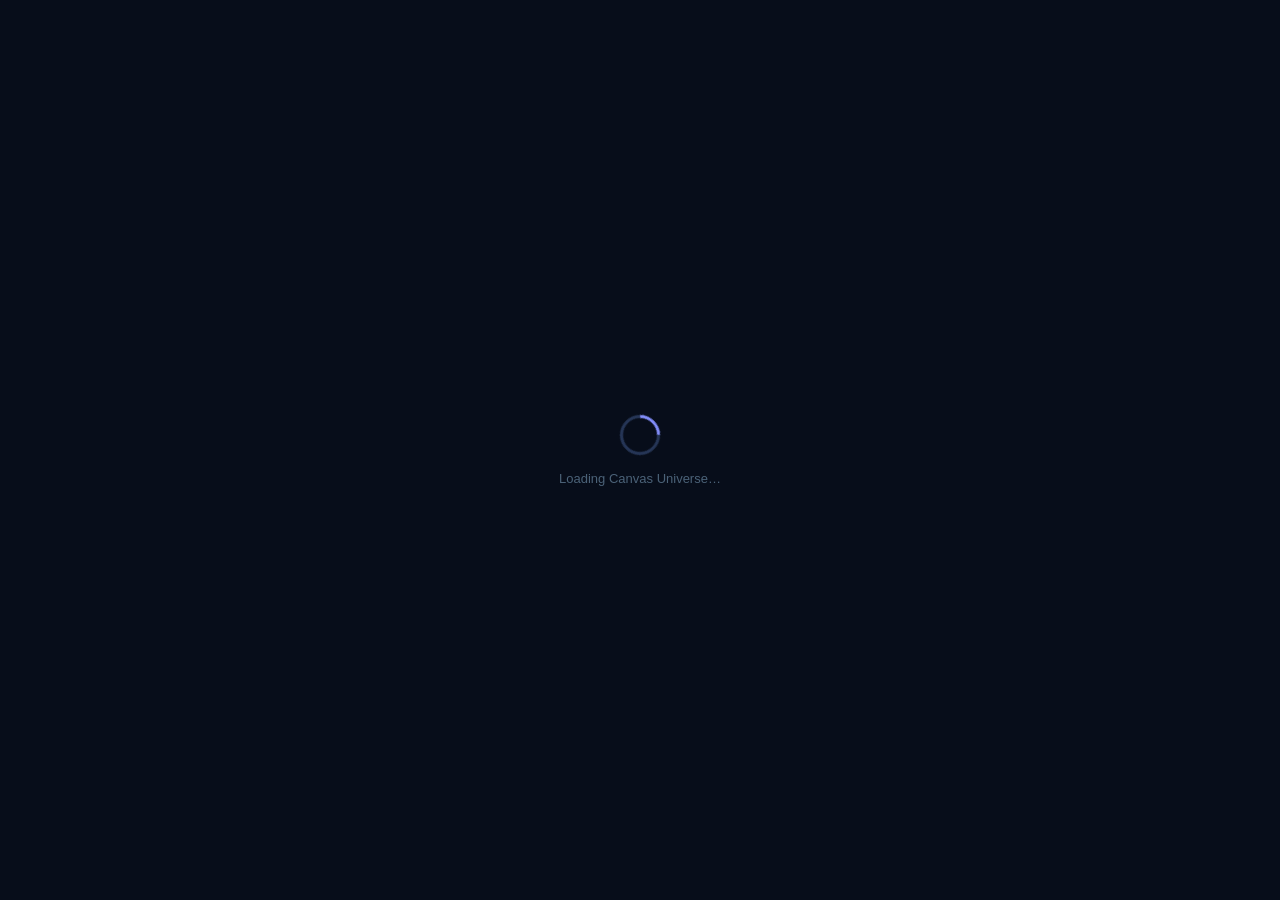
<file: index.html>
<!DOCTYPE html>
<html lang="en">
<head>
  <meta charset="UTF-8" />
  <meta http-equiv="refresh" content="0; url=canvas-visualization/" />
  <title>Canvas — Riverside CC</title>
</head>
<body>
  <p>Redirecting… <a href="canvas-visualization/">click here</a></p>
</body>
</html>
</file>
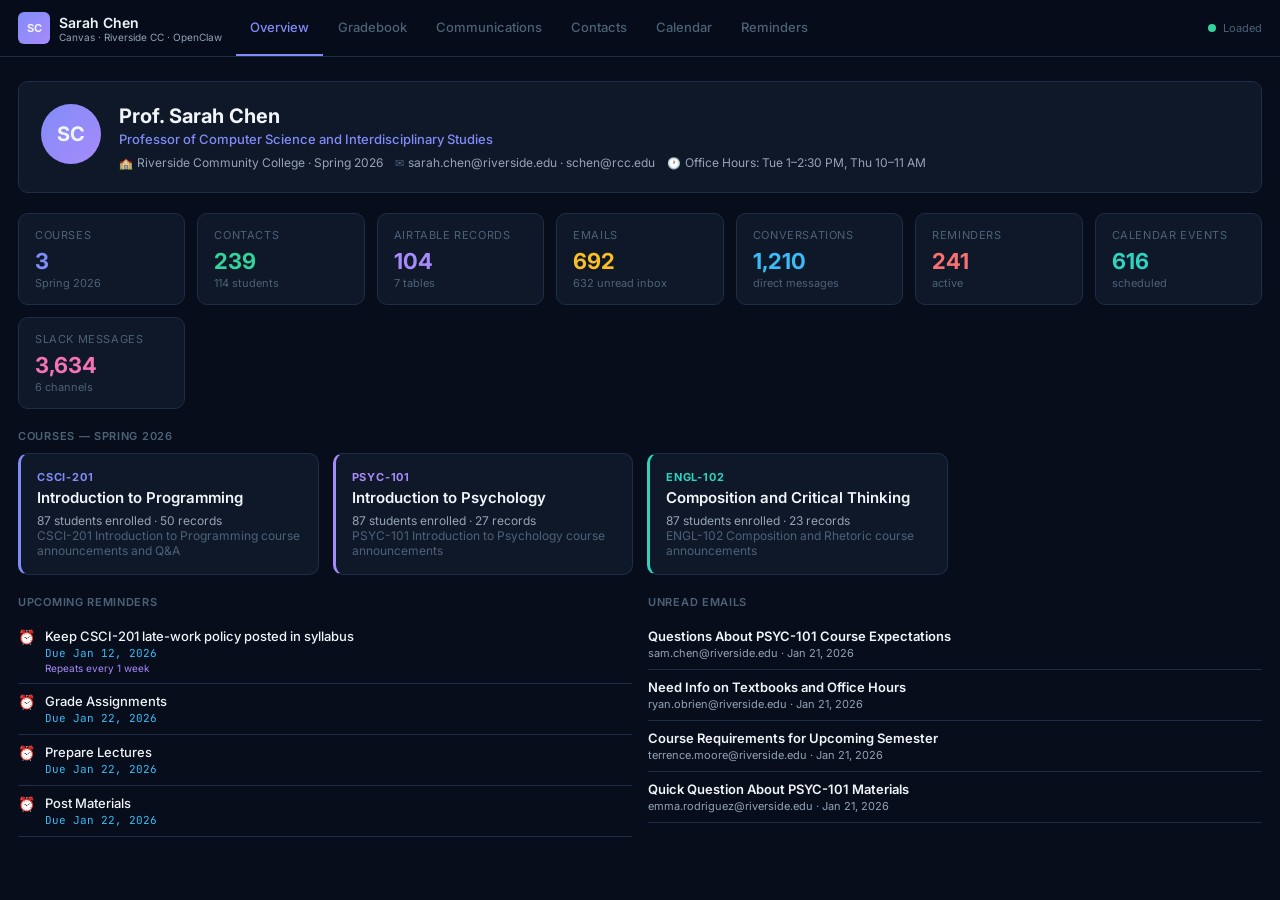
<file: canvas-visualization/index.html>
<!DOCTYPE html>
<html lang="en">
<head>
  <meta charset="UTF-8" />
  <meta name="viewport" content="width=device-width, initial-scale=1.0" />
  <title>Sarah Chen - Canvas - OpenClaw Universe</title>
  <link rel="preconnect" href="https://fonts.googleapis.com" />
  <link href="https://fonts.googleapis.com/css2?family=Inter:wght@300;400;500;600;700&family=JetBrains+Mono:wght@400;500&display=swap" rel="stylesheet" />
  <link rel="stylesheet" href="css/style.css" />
</head>
<body>

  <!-- ══ HEADER ══ -->
  <header class="header">
    <div class="header-inner">
      <div class="brand">
        <div class="brand-logo">SC</div>
        <div class="brand-name">
          <span>Sarah Chen</span>
          <small>Canvas · Riverside CC · OpenClaw</small>
        </div>
      </div>

      <nav class="tabs">
        <button class="tab active" data-tab="overview">Overview</button>
        <button class="tab" data-tab="gradebook">Gradebook</button>
        <button class="tab" data-tab="communications">Communications</button>
        <button class="tab" data-tab="contacts">Contacts</button>
        <button class="tab" data-tab="calendar">Calendar</button>
        <button class="tab" data-tab="reminders">Reminders</button>
      </nav>

      <div class="hdr-right">
        <span class="pulse-dot" id="status-dot"></span>
        <span class="status-text" id="status-text">Loading…</span>
      </div>
    </div>
  </header>

  <!-- ══ MAIN ══ -->
  <main class="main">

    <!-- ── OVERVIEW ── -->
    <section class="page active" id="page-overview">
      <div id="overview-content"></div>
    </section>

    <!-- ── GRADEBOOK ── -->
    <section class="page" id="page-gradebook">
      <div class="page-title">
        <h2>Gradebook</h2>
        <p>Airtable records across all tables — Riverside CC Spring 2026</p>
      </div>
      <div class="explorer-bar">
        <select id="gb-table" class="ex-filter">
          <option value="">All Tables</option>
        </select>
        <input id="gb-search" class="ex-search" type="text" placeholder="Search by student, assignment, course…" />
        <span class="ex-count" id="gb-count"></span>
      </div>
      <div id="gb-list"></div>
      <div class="pagination" id="gb-pag"></div>
    </section>

    <!-- ── COMMUNICATIONS ── -->
    <section class="page" id="page-communications">
      <div class="page-title">
        <h2>Communications</h2>
        <p>Email · Messages · Slack</p>
      </div>
      <div class="sub-tabs">
        <button class="sub-tab active" data-subtab="comm-email">Email</button>
        <button class="sub-tab" data-subtab="comm-messages">Messages</button>
        <button class="sub-tab" data-subtab="comm-slack">Slack</button>
      </div>
      <div id="comm-email" class="sub-page active"></div>
      <div id="comm-messages" class="sub-page"></div>
      <div id="comm-slack" class="sub-page"></div>
    </section>

    <!-- ── CONTACTS ── -->
    <section class="page" id="page-contacts">
      <div class="page-title">
        <h2>Contacts</h2>
        <p>Faculty, students, and staff at Riverside Community College</p>
      </div>
      <div class="explorer-bar">
        <input id="contacts-search" class="ex-search" type="text" placeholder="Search by name, role, or email…" />
        <select id="contacts-role" class="ex-filter">
          <option value="">All Roles</option>
          <option value="faculty">Faculty</option>
          <option value="student">Students</option>
          <option value="staff">Staff</option>
        </select>
        <span class="ex-count" id="contacts-count"></span>
      </div>
      <div id="contacts-list"></div>
    </section>

    <!-- ── CALENDAR ── -->
    <section class="page" id="page-calendar">
      <div class="page-title">
        <h2>Calendar</h2>
        <p>Scheduled events — Spring 2026</p>
      </div>
      <div class="explorer-bar">
        <input id="cal-search" class="ex-search" type="text" placeholder="Search events…" />
        <span class="ex-count" id="cal-count"></span>
      </div>
      <div id="cal-list"></div>
      <div class="pagination" id="cal-pag"></div>
    </section>

    <!-- ── REMINDERS ── -->
    <section class="page" id="page-reminders">
      <div class="page-title">
        <h2>Reminders</h2>
        <p>Task and deadline reminders</p>
      </div>
      <div class="explorer-bar">
        <input id="rem-search" class="ex-search" type="text" placeholder="Search reminders…" />
        <select id="rem-repeat" class="ex-filter">
          <option value="">All</option>
          <option value="repeating">Repeating</option>
          <option value="once">One-time</option>
        </select>
        <span class="ex-count" id="rem-count"></span>
      </div>
      <div id="rem-list"></div>
      <div class="pagination" id="rem-pag"></div>
    </section>

  </main>

  <!-- ══ MODAL ══ -->
  <div id="modal-overlay" class="modal-overlay hidden" onclick="handleModalClick(event)">
    <div class="modal-box" id="modal-box">
      <div class="modal-header">
        <div class="modal-header-left">
          <span class="modal-badge" id="modal-badge"></span>
          <span class="modal-title" id="modal-title"></span>
        </div>
        <button class="modal-close" onclick="closeModal()">✕</button>
      </div>
      <div class="modal-body" id="modal-body"></div>
    </div>
  </div>

  <!-- ══ LOADING ══ -->
  <div id="loading-overlay" class="loading-overlay">
    <div class="loader-box">
      <div class="spinner"></div>
      <p id="load-status">Loading Canvas Universe…</p>
    </div>
  </div>

  <script src="js/overview.js"></script>
  <script src="js/gradebook.js"></script>
  <script src="js/communications.js"></script>
  <script src="js/contacts.js"></script>
  <script src="js/calendar.js"></script>
  <script src="js/reminders.js"></script>
  <script src="js/app.js"></script>
</body>
</html>
</file>
<file: canvas-visualization/css/style.css>
/* ═══════════════════════════════════════════════
   Canvas · Sarah Chen · Riverside CC · OpenClaw
   Academic environment visualizer
═══════════════════════════════════════════════ */

:root {
  --bg:       #070d1a;
  --surface:  #0f1829;
  --surface2: #162035;
  --surface3: #1c2840;
  --border:   #1e2d48;
  --border2:  #253556;

  --indigo:  #818cf8;
  --violet:  #a78bfa;
  --emerald: #34d399;
  --amber:   #fbbf24;
  --rose:    #f87171;
  --sky:     #38bdf8;
  --cyan:    #22d3ee;
  --pink:    #f472b6;
  --orange:  #fb923c;
  --teal:    #2dd4bf;

  --text:  #f1f5f9;
  --text2: #94a3b8;
  --text3: #4b6278;
  --text4: #2e4264;

  --radius:    10px;
  --radius-sm: 6px;
  --font: 'Inter', -apple-system, sans-serif;
  --mono: 'JetBrains Mono', 'Fira Code', monospace;
}

*, *::before, *::after { box-sizing: border-box; margin: 0; padding: 0; }
html { font-size: 14px; scroll-behavior: smooth; }
body { font-family: var(--font); background: var(--bg); color: var(--text); min-height: 100vh; overflow-x: hidden; }
::-webkit-scrollbar { width: 5px; height: 5px; }
::-webkit-scrollbar-track { background: var(--bg); }
::-webkit-scrollbar-thumb { background: var(--border2); border-radius: 3px; }

/* ─── HEADER ─── */
.header {
  position: sticky; top: 0; z-index: 100;
  background: rgba(7,13,26,0.96); backdrop-filter: blur(16px);
  border-bottom: 1px solid var(--border);
}
.header-inner {
  max-width: 1500px; margin: 0 auto; padding: 0 18px;
  height: 56px; display: flex; align-items: center; gap: 14px;
}
.brand { display: flex; align-items: center; gap: 9px; flex-shrink: 0; }
.brand-logo {
  width: 32px; height: 32px;
  background: linear-gradient(135deg, var(--indigo), var(--violet));
  border-radius: var(--radius-sm);
  display: flex; align-items: center; justify-content: center;
  font-weight: 700; font-size: 11px; color: #f1f5f9;
}
.brand-name span { font-weight: 600; font-size: 14px; }
.brand-name small { display: block; font-size: 10px; color: var(--text2); }

/* ─── TABS ─── */
.tabs { display: flex; gap: 1px; flex: 1; overflow-x: auto; }
.tabs::-webkit-scrollbar { height: 0; }
.tab {
  padding: 0 14px; height: 56px;
  background: none; border: none; border-bottom: 2px solid transparent;
  color: var(--text3); font-family: var(--font); font-size: 13px;
  font-weight: 500; cursor: pointer; white-space: nowrap;
  transition: color 0.15s, border-color 0.15s;
}
.tab:hover { color: var(--text2); }
.tab.active { color: var(--indigo); border-bottom-color: var(--indigo); }

/* ─── STATUS ─── */
.hdr-right { display: flex; align-items: center; gap: 7px; flex-shrink: 0; }
.pulse-dot {
  width: 8px; height: 8px; border-radius: 50%;
  background: var(--emerald);
  box-shadow: 0 0 0 0 rgba(52,211,153,0.4);
  animation: pulse 2s infinite;
}
.pulse-dot.loading { background: var(--amber); animation: none; }
@keyframes pulse {
  0%   { box-shadow: 0 0 0 0 rgba(52,211,153,0.4); }
  70%  { box-shadow: 0 0 0 6px rgba(52,211,153,0); }
  100% { box-shadow: 0 0 0 0 rgba(52,211,153,0); }
}
.status-text { font-size: 11px; color: var(--text3); }

/* ─── MAIN / PAGES ─── */
.main { max-width: 1500px; margin: 0 auto; padding: 24px 18px; }
.page { display: none; }
.page.active { display: block; }
.page-title { margin-bottom: 20px; }
.page-title h2 { font-size: 20px; font-weight: 600; margin-bottom: 4px; }
.page-title p { font-size: 12px; color: var(--text2); }

/* ─── SUB-TABS ─── */
.sub-tabs {
  display: flex; gap: 2px; margin-bottom: 18px;
  background: var(--surface); border: 1px solid var(--border);
  border-radius: var(--radius); padding: 3px; width: fit-content;
}
.sub-tab {
  padding: 6px 14px; border-radius: 7px;
  background: none; border: none;
  color: var(--text3); font-family: var(--font); font-size: 12px;
  font-weight: 500; cursor: pointer; transition: background 0.15s, color 0.15s;
}
.sub-tab:hover { color: var(--text2); }
.sub-tab.active { background: var(--surface3); color: var(--indigo); }
.sub-page { display: none; }
.sub-page.active { display: block; }

/* ─── EXPLORER BAR ─── */
.explorer-bar {
  display: flex; align-items: center; gap: 8px;
  margin-bottom: 14px; flex-wrap: wrap;
}
.ex-search {
  flex: 1; min-width: 220px; max-width: 380px;
  padding: 7px 11px; background: var(--surface2);
  border: 1px solid var(--border2); border-radius: var(--radius-sm);
  color: var(--text); font-family: var(--font); font-size: 12px; outline: none;
}
.ex-search:focus { border-color: var(--indigo); }
.ex-search::placeholder { color: var(--text3); }
.ex-filter {
  padding: 7px 10px; background: var(--surface2);
  border: 1px solid var(--border2); border-radius: var(--radius-sm);
  color: var(--text2); font-family: var(--font); font-size: 12px; outline: none; cursor: pointer;
}
.ex-filter:focus { border-color: var(--indigo); }
.ex-count { font-size: 11px; color: var(--text3); margin-left: 4px; }

/* ─── CARDS ─── */
.card {
  background: var(--surface); border: 1px solid var(--border);
  border-radius: var(--radius); padding: 18px;
}
.card h4 { font-size: 13px; font-weight: 600; color: var(--text2); margin-bottom: 12px; }

/* ─── OVERVIEW ─── */
.profile-card {
  background: var(--surface); border: 1px solid var(--border);
  border-radius: var(--radius); padding: 22px;
  display: flex; align-items: flex-start; gap: 18px; margin-bottom: 20px;
}
.profile-avatar {
  width: 60px; height: 60px; flex-shrink: 0;
  background: linear-gradient(135deg, var(--indigo), var(--violet));
  border-radius: 50%; display: flex; align-items: center;
  justify-content: center; font-size: 20px; font-weight: 700; color: #f1f5f9;
}
.profile-name { font-size: 20px; font-weight: 700; margin-bottom: 3px; }
.profile-title { font-size: 13px; color: var(--indigo); font-weight: 500; margin-bottom: 8px; }
.profile-meta { display: flex; flex-wrap: wrap; gap: 12px; }
.profile-meta-item { font-size: 12px; color: var(--text2); display: flex; align-items: center; gap: 4px; }
.profile-meta-item .icon { color: var(--text3); font-size: 11px; }

.kpi-row { display: grid; grid-template-columns: repeat(auto-fill, minmax(160px, 1fr)); gap: 12px; margin-bottom: 20px; }
.kpi-tile {
  background: var(--surface); border: 1px solid var(--border);
  border-radius: var(--radius); padding: 14px 16px;
}
.kpi-label { font-size: 11px; color: var(--text3); text-transform: uppercase; letter-spacing: 0.6px; margin-bottom: 6px; }
.kpi-value { font-size: 22px; font-weight: 700; }
.kpi-sub { font-size: 11px; color: var(--text3); margin-top: 2px; }

.course-cards { display: grid; grid-template-columns: repeat(auto-fill, minmax(280px, 1fr)); gap: 14px; margin-bottom: 20px; }
.course-card {
  background: var(--surface); border: 1px solid var(--border);
  border-left: 3px solid var(--indigo);
  border-radius: var(--radius); padding: 16px;
}
.course-card.psyc { border-left-color: var(--violet); }
.course-card.engl { border-left-color: var(--teal); }
.course-code { font-size: 11px; font-weight: 700; text-transform: uppercase; letter-spacing: 0.8px; color: var(--indigo); margin-bottom: 4px; }
.course-card.psyc .course-code { color: var(--violet); }
.course-card.engl .course-code { color: var(--teal); }
.course-title { font-size: 15px; font-weight: 600; margin-bottom: 6px; }
.course-meta { font-size: 12px; color: var(--text2); }

/* ─── TABLES ─── */
.table-wrap { overflow-x: auto; }
table { width: 100%; border-collapse: collapse; font-size: 13px; }
thead th {
  text-align: left; padding: 9px 12px;
  font-size: 10px; font-weight: 600; text-transform: uppercase;
  letter-spacing: 0.6px; color: var(--text3);
  border-bottom: 1px solid var(--border); white-space: nowrap;
}
tbody tr { border-bottom: 1px solid var(--border); cursor: pointer; transition: background 0.1s; }
tbody tr:hover { background: var(--surface2); }
tbody tr:last-child { border-bottom: none; }
tbody td { padding: 9px 12px; color: var(--text); }
tbody td.mono { font-family: var(--mono); font-size: 12px; }
tbody td.dim { color: var(--text2); }

/* ─── GRADEBOOK RECORDS ─── */
.gb-record {
  background: var(--surface); border: 1px solid var(--border);
  border-radius: var(--radius); margin-bottom: 10px; overflow: hidden;
}
.gb-record.flag-issue { border-left: 3px solid var(--rose); }
.gb-record.flag-late  { border-left: 3px solid var(--amber); }
.gb-record.flag-ok    { border-left: 3px solid var(--emerald); }
.gb-record.flag-info  { border-left: 3px solid var(--sky); }
.gb-record.flag-policy{ border-left: 3px solid var(--violet); }

.gb-header {
  display: flex; align-items: flex-start; justify-content: space-between;
  padding: 12px 16px; gap: 12px; cursor: pointer;
  transition: background 0.1s;
}
.gb-header:hover { background: var(--surface2); }
.gb-header-left { flex: 1; }
.gb-record-id { font-family: var(--mono); font-size: 10px; color: var(--text3); margin-bottom: 3px; }
.gb-record-title { font-size: 13px; font-weight: 600; margin-bottom: 3px; }
.gb-record-sub { font-size: 12px; color: var(--text2); }
.gb-record-right { display: flex; flex-direction: column; align-items: flex-end; gap: 4px; }
.gb-table-tag {
  font-size: 10px; font-weight: 600; text-transform: uppercase; letter-spacing: 0.5px;
  padding: 2px 8px; border-radius: 20px;
  background: rgba(129,140,248,0.1); color: var(--indigo); border: 1px solid rgba(129,140,248,0.2);
}
.gb-timestamps { font-size: 10px; color: var(--text3); text-align: right; }

.gb-fields { display: none; padding: 0 16px 16px; }
.gb-fields.open { display: block; }
.gb-fields-grid { display: grid; grid-template-columns: 1fr 1fr; gap: 8px 24px; }
.gb-field { padding: 5px 0; border-bottom: 1px solid var(--border); }
.gb-field:last-child { border-bottom: none; }
.gb-field-key { font-size: 10px; font-weight: 600; text-transform: uppercase; letter-spacing: 0.5px; color: var(--text3); margin-bottom: 2px; }
.gb-field-val { font-size: 12px; color: var(--text); line-height: 1.5; word-break: break-word; }
.gb-field-val.mono { font-family: var(--mono); font-size: 11px; }
.gb-field.full { grid-column: 1 / -1; }

/* ─── BADGES ─── */
.badge {
  display: inline-block; padding: 2px 8px; border-radius: 20px;
  font-size: 10px; font-weight: 600; text-transform: uppercase; letter-spacing: 0.4px;
}
.badge-issue      { background: rgba(248,113,113,0.12); color: var(--rose); border: 1px solid rgba(248,113,113,0.2); }
.badge-late       { background: rgba(251,191,36,0.12); color: var(--amber); border: 1px solid rgba(251,191,36,0.2); }
.badge-ok         { background: rgba(52,211,153,0.12); color: var(--emerald); border: 1px solid rgba(52,211,153,0.2); }
.badge-missing    { background: rgba(248,113,113,0.12); color: var(--rose); border: 1px solid rgba(248,113,113,0.2); }
.badge-policy     { background: rgba(167,139,250,0.12); color: var(--violet); border: 1px solid rgba(167,139,250,0.2); }
.badge-info       { background: rgba(56,189,248,0.12); color: var(--sky); border: 1px solid rgba(56,189,248,0.2); }
.badge-submitted  { background: rgba(52,211,153,0.12); color: var(--emerald); border: 1px solid rgba(52,211,153,0.2); }
.badge-inbox      { background: rgba(129,140,248,0.12); color: var(--indigo); border: 1px solid rgba(129,140,248,0.2); }
.badge-sent       { background: rgba(100,116,139,0.1); color: var(--text2); border: 1px solid rgba(100,116,139,0.2); }
.badge-unread     { background: rgba(56,189,248,0.12); color: var(--sky); border: 1px solid rgba(56,189,248,0.2); }
.badge-faculty    { background: rgba(129,140,248,0.12); color: var(--indigo); border: 1px solid rgba(129,140,248,0.2); }
.badge-student    { background: rgba(52,211,153,0.12); color: var(--emerald); border: 1px solid rgba(52,211,153,0.2); }
.badge-staff      { background: rgba(251,191,36,0.12); color: var(--amber); border: 1px solid rgba(251,191,36,0.2); }
.badge-csci       { background: rgba(56,189,248,0.12); color: var(--sky); border: 1px solid rgba(56,189,248,0.2); }
.badge-psyc       { background: rgba(167,139,250,0.12); color: var(--violet); border: 1px solid rgba(167,139,250,0.2); }
.badge-engl       { background: rgba(45,212,191,0.12); color: var(--teal); border: 1px solid rgba(45,212,191,0.2); }

/* ─── EMAIL ─── */
.email-filter-bar { display: flex; gap: 8px; margin-bottom: 14px; flex-wrap: wrap; }
.folder-btn {
  padding: 5px 14px; border-radius: 20px;
  background: var(--surface2); border: 1px solid var(--border2);
  color: var(--text2); font-family: var(--font); font-size: 12px;
  cursor: pointer; font-weight: 500; transition: all 0.15s;
}
.folder-btn.active { background: var(--indigo); color: #f1f5f9; border-color: var(--indigo); }
.email-list { display: flex; flex-direction: column; gap: 8px; }
.email-row {
  background: var(--surface); border: 1px solid var(--border);
  border-radius: var(--radius); overflow: hidden;
}
.email-summary {
  display: grid; grid-template-columns: 80px 1fr 180px 80px;
  gap: 10px; align-items: center; padding: 12px 16px;
  cursor: pointer; transition: background 0.1s;
}
.email-summary:hover { background: var(--surface2); }
.email-subject { font-size: 13px; font-weight: 500; }
.email-subject.unread { font-weight: 600; }
.email-from { font-size: 12px; color: var(--text2); overflow: hidden; text-overflow: ellipsis; white-space: nowrap; }
.email-date { font-size: 11px; color: var(--text3); text-align: right; font-family: var(--mono); }
.email-body-wrap { display: none; padding: 16px; background: var(--surface2); border-top: 1px solid var(--border); }
.email-body-wrap.open { display: block; }
.email-meta-line { font-size: 11px; color: var(--text3); margin-bottom: 10px; line-height: 1.6; }
.email-meta-line strong { color: var(--text2); }
.email-content {
  font-size: 12px; line-height: 1.7; color: var(--text2);
  white-space: pre-wrap; font-family: var(--mono);
  background: var(--surface); border: 1px solid var(--border);
  border-radius: var(--radius-sm); padding: 12px 14px;
}
.attachment-list { display: flex; gap: 6px; flex-wrap: wrap; margin-top: 10px; }
.attachment-chip {
  display: inline-flex; align-items: center; gap: 4px;
  font-size: 11px; color: var(--text3); background: var(--surface3);
  border: 1px solid var(--border2); border-radius: 4px; padding: 3px 8px;
}
.email-attach-content {
  margin-top: 10px; padding: 10px 12px;
  background: var(--surface3); border: 1px solid var(--border);
  border-radius: var(--radius-sm); font-size: 11px; color: var(--text3);
  white-space: pre-wrap; font-family: var(--mono); max-height: 200px; overflow-y: auto;
}

/* ─── MESSAGES ─── */
.convo-list { display: flex; flex-direction: column; gap: 12px; }
.convo-card {
  background: var(--surface); border: 1px solid var(--border);
  border-radius: var(--radius); overflow: hidden;
}
.convo-header {
  padding: 14px 16px; cursor: pointer;
  display: flex; align-items: center; justify-content: space-between;
  transition: background 0.1s;
}
.convo-header:hover { background: var(--surface2); }
.convo-name { font-size: 14px; font-weight: 600; }
.convo-preview { font-size: 12px; color: var(--text3); margin-top: 2px; }
.convo-count { font-size: 11px; color: var(--text3); flex-shrink: 0; }
.convo-messages { display: none; border-top: 1px solid var(--border); }
.convo-messages.open { display: block; }
.msg-list { padding: 14px 16px; display: flex; flex-direction: column; gap: 10px; max-height: 420px; overflow-y: auto; }
.msg-bubble {
  max-width: 75%; padding: 9px 13px;
  border-radius: 12px; font-size: 13px; line-height: 1.5;
}
.msg-bubble.from-user {
  align-self: flex-end;
  background: rgba(129,140,248,0.15); border: 1px solid rgba(129,140,248,0.25);
  border-bottom-right-radius: 4px;
}
.msg-bubble.from-other {
  align-self: flex-start;
  background: var(--surface2); border: 1px solid var(--border2);
  border-bottom-left-radius: 4px;
}
.msg-bubble.from-system {
  align-self: center; max-width: 90%;
  background: rgba(251,191,36,0.07); border: 1px solid rgba(251,191,36,0.15);
  font-size: 12px; color: var(--text2);
}
.msg-sender { font-size: 10px; font-weight: 700; color: var(--text3); margin-bottom: 3px; text-transform: uppercase; letter-spacing: 0.5px; }
.msg-sender.instructor { color: var(--indigo); }
.msg-time { font-size: 10px; color: var(--text3); margin-top: 3px; text-align: right; }

/* ─── SLACK ─── */
.slack-layout { display: grid; grid-template-columns: 220px 1fr; gap: 14px; }
@media (max-width: 700px) { .slack-layout { grid-template-columns: 1fr; } }
.slack-channels {
  background: var(--surface); border: 1px solid var(--border);
  border-radius: var(--radius); padding: 10px 0; height: fit-content;
  position: sticky; top: 72px;
}
.slack-ch-title { font-size: 10px; font-weight: 700; text-transform: uppercase; letter-spacing: 0.7px; color: var(--text3); padding: 6px 14px; }
.slack-ch-item {
  padding: 8px 14px; cursor: pointer; font-size: 13px;
  color: var(--text2); transition: background 0.1s; display: flex; align-items: center; gap: 6px;
}
.slack-ch-item:hover { background: var(--surface2); }
.slack-ch-item.active { background: rgba(129,140,248,0.1); color: var(--indigo); font-weight: 500; }
.slack-ch-hash { color: var(--text3); font-size: 14px; }
.slack-ch-count { font-size: 10px; color: var(--text3); margin-left: auto; }
.slack-messages {
  background: var(--surface); border: 1px solid var(--border);
  border-radius: var(--radius); overflow: hidden;
}
.slack-msg-header { padding: 12px 16px; border-bottom: 1px solid var(--border); display: flex; align-items: center; gap: 8px; }
.slack-msg-header h4 { font-size: 14px; font-weight: 600; }
.slack-msg-header p { font-size: 12px; color: var(--text2); }
.slack-msg-list { max-height: 560px; overflow-y: auto; }
.slack-msg-item {
  padding: 10px 16px; border-bottom: 1px solid var(--border);
  display: flex; gap: 10px; align-items: flex-start;
}
.slack-msg-item:last-child { border-bottom: none; }
.slack-avatar {
  width: 28px; height: 28px; border-radius: 6px; flex-shrink: 0;
  background: var(--surface3); display: flex; align-items: center;
  justify-content: center; font-size: 11px; font-weight: 700; color: var(--text2);
}
.slack-msg-body { flex: 1; }
.slack-msg-name { font-size: 12px; font-weight: 600; color: var(--indigo); display: inline; }
.slack-msg-ts { font-size: 10px; color: var(--text3); margin-left: 6px; font-family: var(--mono); }
.slack-msg-text { font-size: 13px; color: var(--text2); margin-top: 2px; line-height: 1.5; }
.slack-msg-persona { color: var(--teal); }
.slack-pag { display: flex; justify-content: center; gap: 6px; padding: 10px; border-top: 1px solid var(--border); flex-wrap: wrap; }

/* ─── CONTACTS ─── */
.contacts-grid { display: grid; grid-template-columns: repeat(auto-fill, minmax(260px, 1fr)); gap: 12px; }
.contact-card {
  background: var(--surface); border: 1px solid var(--border);
  border-radius: var(--radius); padding: 14px; cursor: pointer;
  transition: border-color 0.15s;
}
.contact-card:hover { border-color: var(--indigo); }
.contact-name { font-size: 14px; font-weight: 600; margin-bottom: 3px; }
.contact-job { font-size: 12px; color: var(--indigo); margin-bottom: 6px; }
.contact-email { font-size: 11px; color: var(--text3); font-family: var(--mono); }

/* ─── CALENDAR ─── */
.cal-row {
  padding: 10px 12px; border-bottom: 1px solid var(--border);
  cursor: pointer; transition: background 0.1s;
}
.cal-row:hover { background: var(--surface2); }
.cal-title { font-size: 13px; font-weight: 500; margin-bottom: 3px; }
.cal-desc { font-size: 12px; color: var(--text2); margin-bottom: 4px; }
.cal-meta { display: flex; gap: 12px; flex-wrap: wrap; }
.cal-meta-item { font-size: 11px; color: var(--text3); display: flex; align-items: center; gap: 3px; }

.month-shell {
  background: var(--surface); border: 1px solid var(--border);
  border-radius: var(--radius); overflow: hidden;
}
.month-toolbar {
  min-height: 62px; padding: 12px 14px;
  display: grid; grid-template-columns: 40px 1fr 40px; align-items: center; gap: 10px;
  border-bottom: 1px solid var(--border);
}
.month-title { font-size: 16px; font-weight: 700; text-align: center; }
.month-subtitle { font-size: 11px; color: var(--text3); text-align: center; margin-top: 2px; }
.month-weekdays {
  display: grid; grid-template-columns: repeat(7, minmax(0, 1fr));
  border-bottom: 1px solid var(--border);
  background: var(--surface2);
}
.month-weekdays div {
  padding: 8px 6px; text-align: center;
  font-size: 10px; font-weight: 700; text-transform: uppercase; letter-spacing: 0.6px;
  color: var(--text3);
}
.month-grid { display: grid; grid-template-columns: repeat(7, minmax(0, 1fr)); }
.month-cell {
  min-height: 132px; padding: 8px;
  background: var(--surface); border: 0; border-right: 1px solid var(--border); border-bottom: 1px solid var(--border);
  color: var(--text); font-family: var(--font); text-align: left; cursor: pointer;
  display: flex; flex-direction: column; gap: 7px; overflow: hidden;
  transition: background 0.12s, box-shadow 0.12s;
}
.month-cell:nth-child(7n) { border-right: 0; }
.month-cell:hover { background: var(--surface2); }
.month-cell.is-muted { background: rgba(15,24,41,0.5); color: var(--text4); }
.month-cell.is-selected { box-shadow: inset 0 0 0 1px var(--indigo); background: rgba(129,140,248,0.08); }
.month-cell.has-items .month-day { color: var(--text); }
.month-day {
  width: 24px; height: 24px; border-radius: 50%;
  display: inline-flex; align-items: center; justify-content: center;
  font-size: 11px; font-weight: 700; color: var(--text3);
}
.month-items { display: flex; flex-direction: column; gap: 4px; min-width: 0; }
.month-item {
  width: 100%; min-height: 22px; padding: 3px 6px; border-radius: 5px;
  display: block; overflow: hidden; text-overflow: ellipsis; white-space: nowrap;
  font-size: 11px; line-height: 16px; color: var(--text2);
  background: rgba(56,189,248,0.1); border: 1px solid rgba(56,189,248,0.18);
}
.month-item:hover { filter: brightness(1.15); }
.month-item.csci { background: rgba(56,189,248,0.12); border-color: rgba(56,189,248,0.24); color: var(--sky); }
.month-item.psyc { background: rgba(167,139,250,0.12); border-color: rgba(167,139,250,0.24); color: var(--violet); }
.month-item.engl { background: rgba(45,212,191,0.12); border-color: rgba(45,212,191,0.24); color: var(--teal); }
.month-item.info { background: rgba(129,140,248,0.12); border-color: rgba(129,140,248,0.24); color: var(--indigo); }
.month-item.reminder { background: rgba(251,191,36,0.12); border-color: rgba(251,191,36,0.24); color: var(--amber); }
.month-item.repeat { background: rgba(244,114,182,0.12); border-color: rgba(244,114,182,0.24); color: var(--pink); }
.month-time { font-family: var(--mono); font-size: 10px; margin: 0 4px; color: currentColor; opacity: 0.75; }
.month-more { font-size: 10px; color: var(--text3); padding-left: 4px; }
.day-agenda { border-top: 1px solid var(--border); padding: 14px; background: rgba(22,32,53,0.45); }
.day-agenda-head {
  display: flex; align-items: flex-start; justify-content: space-between; gap: 12px;
  margin-bottom: 10px;
}
.day-agenda-head h4 { font-size: 15px; font-weight: 600; color: var(--text); }
.agenda-item {
  width: 100%; padding: 11px 12px; margin-bottom: 8px;
  background: var(--surface); border: 1px solid var(--border); border-radius: var(--radius-sm);
  display: flex; align-items: flex-start; gap: 10px; text-align: left;
  color: var(--text); font-family: var(--font); cursor: pointer;
  transition: background 0.12s, border-color 0.12s;
}
.agenda-item:hover { background: var(--surface2); border-color: var(--border2); }
.agenda-icon { flex: 0 0 auto; font-size: 16px; margin-top: 1px; }
.agenda-main { min-width: 0; display: flex; flex-direction: column; gap: 4px; }
.agenda-title { font-size: 13px; font-weight: 600; }
.agenda-desc { font-size: 12px; line-height: 1.45; color: var(--text2); }
.empty-state.compact { padding: 22px; }

/* ─── REMINDERS ─── */
.rem-row {
  background: var(--surface); border: 1px solid var(--border);
  border-radius: var(--radius); padding: 14px 16px; margin-bottom: 8px;
  display: flex; gap: 12px; align-items: flex-start;
}
.rem-icon { font-size: 16px; flex-shrink: 0; margin-top: 1px; }
.rem-title { font-size: 13px; font-weight: 500; margin-bottom: 3px; }
.rem-due { font-size: 11px; color: var(--sky); font-family: var(--mono); }
.rem-desc { font-size: 12px; color: var(--text2); margin-top: 4px; line-height: 1.5; }
.rem-repeat { font-size: 10px; color: var(--violet); margin-top: 4px; }

/* ─── PAGINATION ─── */
.pagination { display: flex; align-items: center; gap: 6px; justify-content: center; margin-top: 14px; flex-wrap: wrap; }
.page-btn {
  padding: 5px 10px; min-width: 32px;
  background: var(--surface2); border: 1px solid var(--border2);
  border-radius: var(--radius-sm); color: var(--text2);
  font-size: 12px; cursor: pointer; font-family: var(--font); transition: all 0.15s;
}
.page-btn:hover { background: var(--surface3); }
.page-btn.active { background: var(--indigo); color: #f1f5f9; border-color: var(--indigo); font-weight: 600; }
.page-btn:disabled { opacity: 0.3; cursor: not-allowed; }

/* ─── MODAL ─── */
.modal-overlay {
  position: fixed; inset: 0; z-index: 999;
  background: rgba(7,13,26,0.85); backdrop-filter: blur(6px);
  display: flex; align-items: center; justify-content: center; padding: 20px;
}
.modal-overlay.hidden { display: none; }
.modal-box {
  background: var(--surface); border: 1px solid var(--border2);
  border-radius: var(--radius); max-width: 700px; width: 100%;
  max-height: 85vh; overflow-y: auto;
  box-shadow: 0 24px 80px rgba(0,0,0,0.7);
}
.modal-header {
  display: flex; align-items: center; justify-content: space-between;
  padding: 16px 20px; border-bottom: 1px solid var(--border);
  position: sticky; top: 0; background: var(--surface);
}
.modal-header-left { display: flex; align-items: center; gap: 10px; }
.modal-badge {
  font-size: 10px; font-weight: 700; text-transform: uppercase; letter-spacing: 0.5px;
  padding: 3px 9px; border-radius: 20px;
  background: rgba(129,140,248,0.1); color: var(--indigo); border: 1px solid rgba(129,140,248,0.2);
}
.modal-title { font-size: 15px; font-weight: 600; }
.modal-close { background: none; border: none; color: var(--text3); font-size: 16px; cursor: pointer; padding: 2px 6px; border-radius: 4px; }
.modal-close:hover { color: var(--text); }
.modal-body { padding: 20px; }
.mf-grid { display: grid; grid-template-columns: 1fr 1fr; gap: 12px; margin-bottom: 14px; }
.mf-item label { font-size: 10px; font-weight: 600; text-transform: uppercase; letter-spacing: 0.6px; color: var(--text3); display: block; margin-bottom: 3px; }
.mf-item .val { font-size: 13px; color: var(--text); display: block; line-height: 1.5; }
.mf-full { grid-column: 1 / -1; }
.mf-sep { height: 1px; background: var(--border); margin: 12px 0; }

/* ─── LOADING ─── */
.loading-overlay {
  position: fixed; inset: 0; z-index: 9999;
  background: var(--bg); display: flex; align-items: center; justify-content: center;
}
.loader-box { text-align: center; }
.spinner {
  width: 40px; height: 40px; margin: 0 auto 16px;
  border: 3px solid var(--border2); border-top-color: var(--indigo);
  border-radius: 50%; animation: spin 0.8s linear infinite;
}
@keyframes spin { to { transform: rotate(360deg); } }
.loader-box p { font-size: 13px; color: var(--text3); }

/* ─── MISC ─── */
.empty-state { text-align: center; padding: 40px; color: var(--text3); font-size: 13px; }
.grid-2 { display: grid; grid-template-columns: 1fr 1fr; gap: 16px; }
@media (max-width: 800px) { .grid-2 { grid-template-columns: 1fr; } }
.section-label { font-size: 11px; font-weight: 600; text-transform: uppercase; letter-spacing: 0.7px; color: var(--text3); margin-bottom: 10px; }

@media (max-width: 900px) {
  .month-cell { min-height: 106px; padding: 6px; }
  .month-item { font-size: 10px; min-height: 20px; line-height: 14px; }
}

@media (max-width: 640px) {
  .month-toolbar { grid-template-columns: 34px 1fr 34px; padding: 10px; }
  .month-title { font-size: 14px; }
  .month-weekdays div { font-size: 9px; padding: 7px 2px; }
  .month-cell { min-height: 84px; padding: 4px; }
  .month-day { width: 20px; height: 20px; font-size: 10px; }
  .month-item { padding: 2px 4px; font-size: 9px; }
  .month-time { display: none; }
  .day-agenda { padding: 10px; }
  .day-agenda-head { align-items: flex-start; flex-direction: column; }
}
</file>
